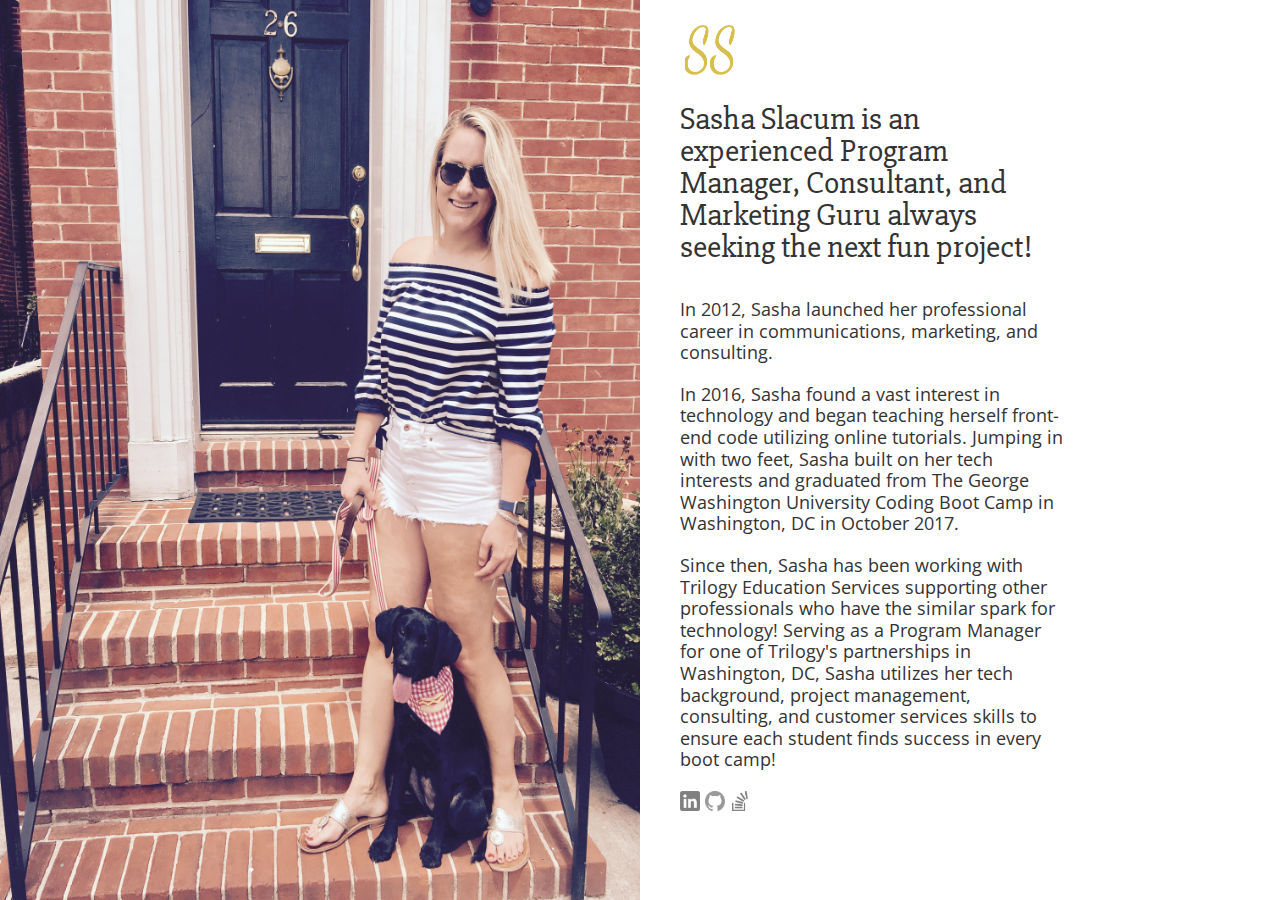
<file: index.html>
<!DOCTYPE html>
<html lang="en">
<head>
  <meta charset="UTF-8">
  <meta name="viewport" content="width=device-width, initial-scale=1.0">
  <meta http-equiv="X-UA-Compatible" content="ie=edge">
  <title>Sasha S.</title>
  <!-- Bootstrap -->
  <link rel="stylesheet" href="https://maxcdn.bootstrapcdn.com/bootstrap/3.3.7/css/bootstrap.min.css"
  integrity="sha384-BVYiiSIFeK1dGmJRAkycuHAHRg32OmUcww7on3RYdg4Va+PmSTsz/K68vbdEjh4u" crossorigin="anonymous">
  <!-- Fonts -->
  <link href="https://fonts.googleapis.com/css?family=Slabo+27px" rel="stylesheet">
  <link href="https://fonts.googleapis.com/css?family=Open+Sans+Condensed:300" rel="stylesheet">
  <!-- Reset-->
  <link href="assets/style/reset.css" rel="stylesheet"></link>
  <!-- Css -->
  <link href="assets/style/style.css" rel="stylesheet"></link>
</head>

  <body>
    <div class ="row">
      <img class="portfolio-picture" src="assets/images/portfolio.jpg" width="50%" class="portfolio-picture">
    </div>

    <div class="container paragraphs">
      <div class="row">
        <div class="col-md-8">
          <img class="logo" src="assets/images/sasha-slacum-logo.png" width="100" height="100px" class="logo">
          <p class="intro">Sasha Slacum is an experienced Program Manager, Consultant, and Marketing Guru always seeking the next fun project! <br> 
          </p>
          <br> 
          <p class="body-paragraph1"> In 2012, Sasha launched her professional career in communications, marketing, and consulting.
          </p>
          <br>
          <p class="body-paragraph2">  In 2016, Sasha found a vast interest in technology and began teaching herself front-end code utilizing online tutorials. Jumping in with two feet, Sasha built on her tech interests and graduated from The George Washington University Coding Boot Camp in Washington, DC in October 2017.
          </p>
          <br>
          <p class="body-paragraph2">  Since then, Sasha has been working with Trilogy Education Services supporting other professionals who have the similar spark for technology! Serving as a Program Manager for one of Trilogy's partnerships in Washington, DC, Sasha utilizes her tech background, project management, consulting, and customer services skills to ensure each student finds success in every boot camp!
          </p>

        <div class="responsive-wrapper links">
          <a href="https://www.linkedin.com/in/sashaslacum/">
            <img alt="Linkedin" src="assets/images/linkedin.png" height="20px" width="20px">
          </a>
          <a href="https://github.com/slacus08">
            <img alt="Github" src="assets/images/github.png" height="20px" width="20px">
          </a>
          <a href="https://stackoverflow.com/users/7800249/sasha">
            <img alt="Stack Overflow" src="assets/images/stack.png" height="20px" width="20px">
          </a>
        </div>
        </div>
      </div>
    </div>


  </body>

</html>
</file>
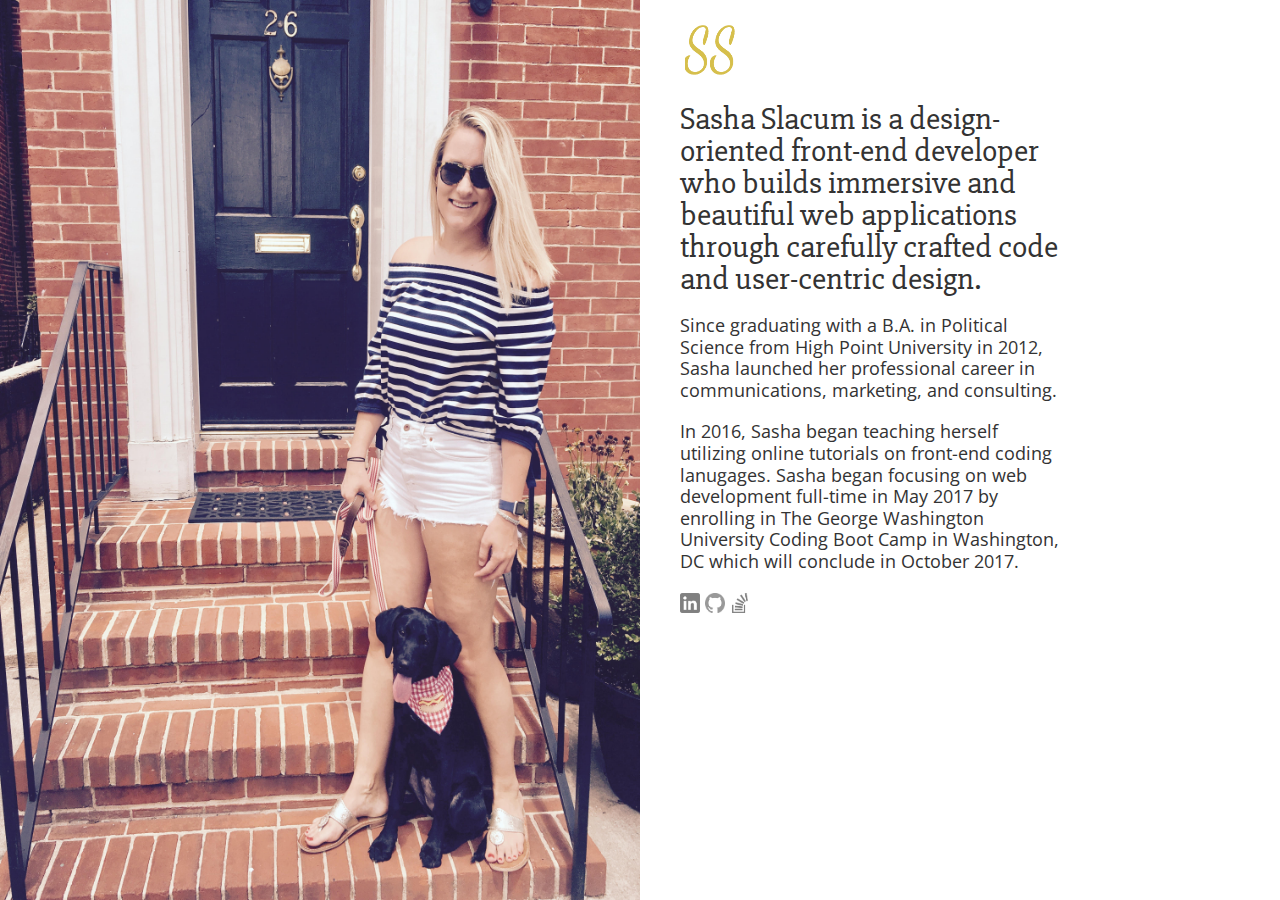
<file: portfolio.html>
<!DOCTYPE html>
<html lang="en">
<head>
  <meta charset="UTF-8">
  <meta name="viewport" content="width=device-width, initial-scale=1.0">
  <meta http-equiv="X-UA-Compatible" content="ie=edge">
  <title>Sasha S.</title>
  <!-- Bootstrap -->
  <link rel="stylesheet" href="https://maxcdn.bootstrapcdn.com/bootstrap/3.3.7/css/bootstrap.min.css"
  integrity="sha384-BVYiiSIFeK1dGmJRAkycuHAHRg32OmUcww7on3RYdg4Va+PmSTsz/K68vbdEjh4u" crossorigin="anonymous">
  <!-- Fonts -->
  <link href="https://fonts.googleapis.com/css?family=Slabo+27px" rel="stylesheet">
  <link href="https://fonts.googleapis.com/css?family=Open+Sans+Condensed:300" rel="stylesheet">
  <!-- Reset-->
  <link href="assets/style/reset.css" rel="stylesheet"></link>
  <!-- Css -->
  <link href="assets/style/style.css" rel="stylesheet"></link>
</head>

  <body>
    <div class ="row">
      <img class="portfolio-picture" src="assets/images/portfolio.jpg" width="50%" class="portfolio-picture">
    </div>

    <div class="container paragraphs">
      <div class="row">
        <div class="col-md-8">
          <img class="logo" src="assets/images/sasha-slacum-logo.png" width="100" height="100px" class="logo">
          <p class="intro">Sasha Slacum is a design-oriented front-end developer who builds
            immersive and beautiful web applications through carefully crafted code and user-centric design.
          </p>
          <p class="body-paragraph1"> Since graduating with a B.A. in Political Science
            from High Point University in 2012, Sasha launched her professional career in communications, marketing,
            and consulting.
          </p>
          <p class="body-paragraph2">  In 2016, Sasha began teaching herself utilizing online tutorials on front-end coding lanugages.
            Sasha began focusing on web development full-time in May 2017 by enrolling in The George Washington University
            Coding Boot Camp in Washington, DC which will conclude in October 2017.
          </p>

        <div class="responsive-wrapper links">
     				  <a href="https://www.linkedin.com/in/sashaslacum/">
       				  <img alt="Linkedin" src="assets/images/linkedin.png" height="20px" width="20px">
      				</a>
      				<a href="https://github.com/slacus08">
      				  <img alt="Github" src="assets/images/github.png" height="20px" width="20px">
      				</a>
      				<a href="https://stackoverflow.com/users/7800249/sasha">
      				  <img alt="Stack Overflow" src="assets/images/stack.png" height="20px" width="20px">
      				</a>
        </div>
        </div>
      </div>
    </div>


  </body>
</html>
</file>
<file: assets/style/style.css>
.portfolio-picture {
  position: absolute;
  top: 0;
  left: 0;
  height:100%;
  z-index: 9999;
}

.logo {
  display: inline-block;
  padding: 25px;
}

.paragraphs {
  float: right;
  width: 50%;
  padding: 0px 0px 20px 20px;
}

.intro {
  font-family: 'Slabo 27px', serif;
  font-size: xx-large;
  line-height: 100%;
  padding: 0px 0px 20px 20px;
}

.body-paragraph1, .body-paragraph2, .links {
  display: inline-block;
  font-family: 'Open Sans Condensed', sans-serif;
  line-height: 120%;
  font-size: large;
  padding: 0px 0px 20px 20px;
}

@media screen and (min-width: 768.1px) and (max-width: 980px){

}

@media screen and (min-width: 640.1px) and (max-width: 768px) {
  .portfolio-picture {
    width: 100%;
    overflow: hidden;
    position: relative;
    box-sizing: border-box;
  }
  .paragraphs {
    padding: 20px;
    float:left;
    width: 100%;
  }
}

@media screen and (max-width: 640px) {
  .portfolio-picture{
    width: 100%;
    overflow: hidden;
    position: relative;
    box-sizing: border-box;

  }

  .paragraphs {
    padding: 20px;
    float:left;
    width: 100%;
  }

}
</file>
